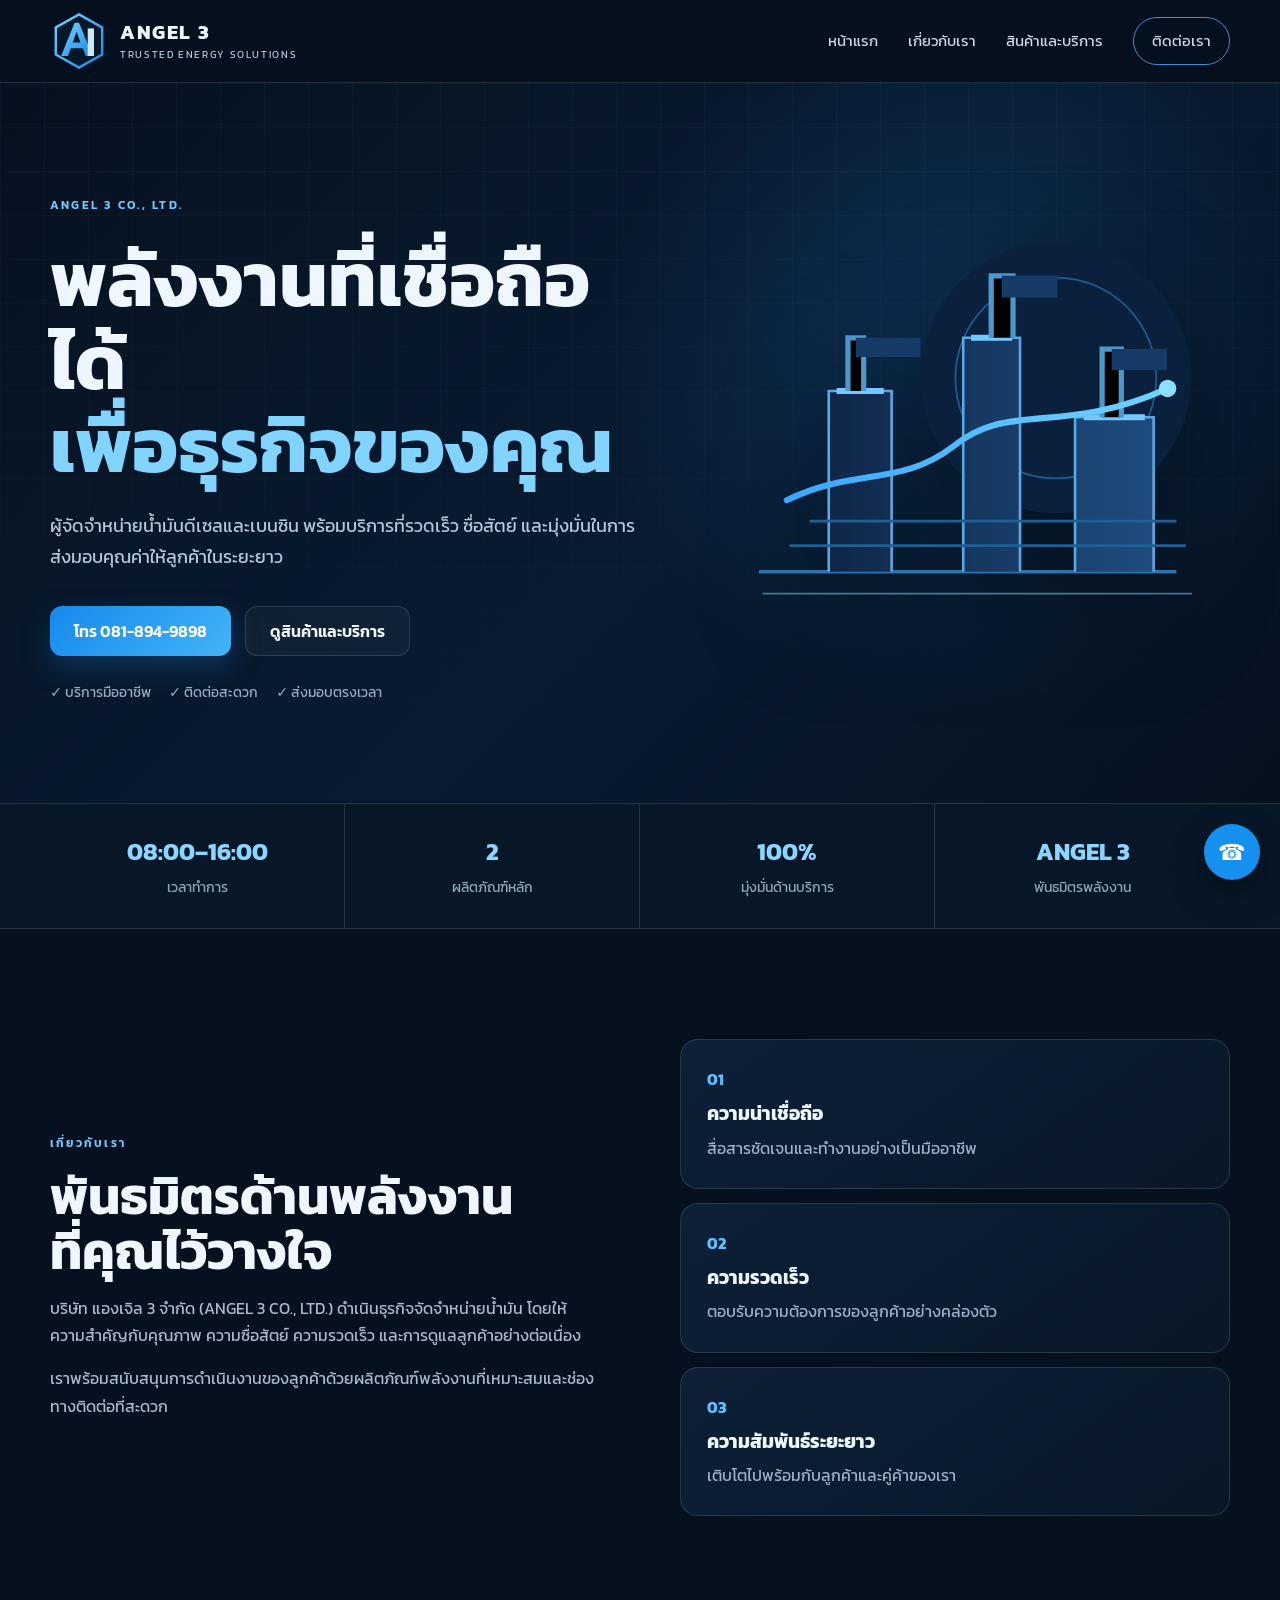
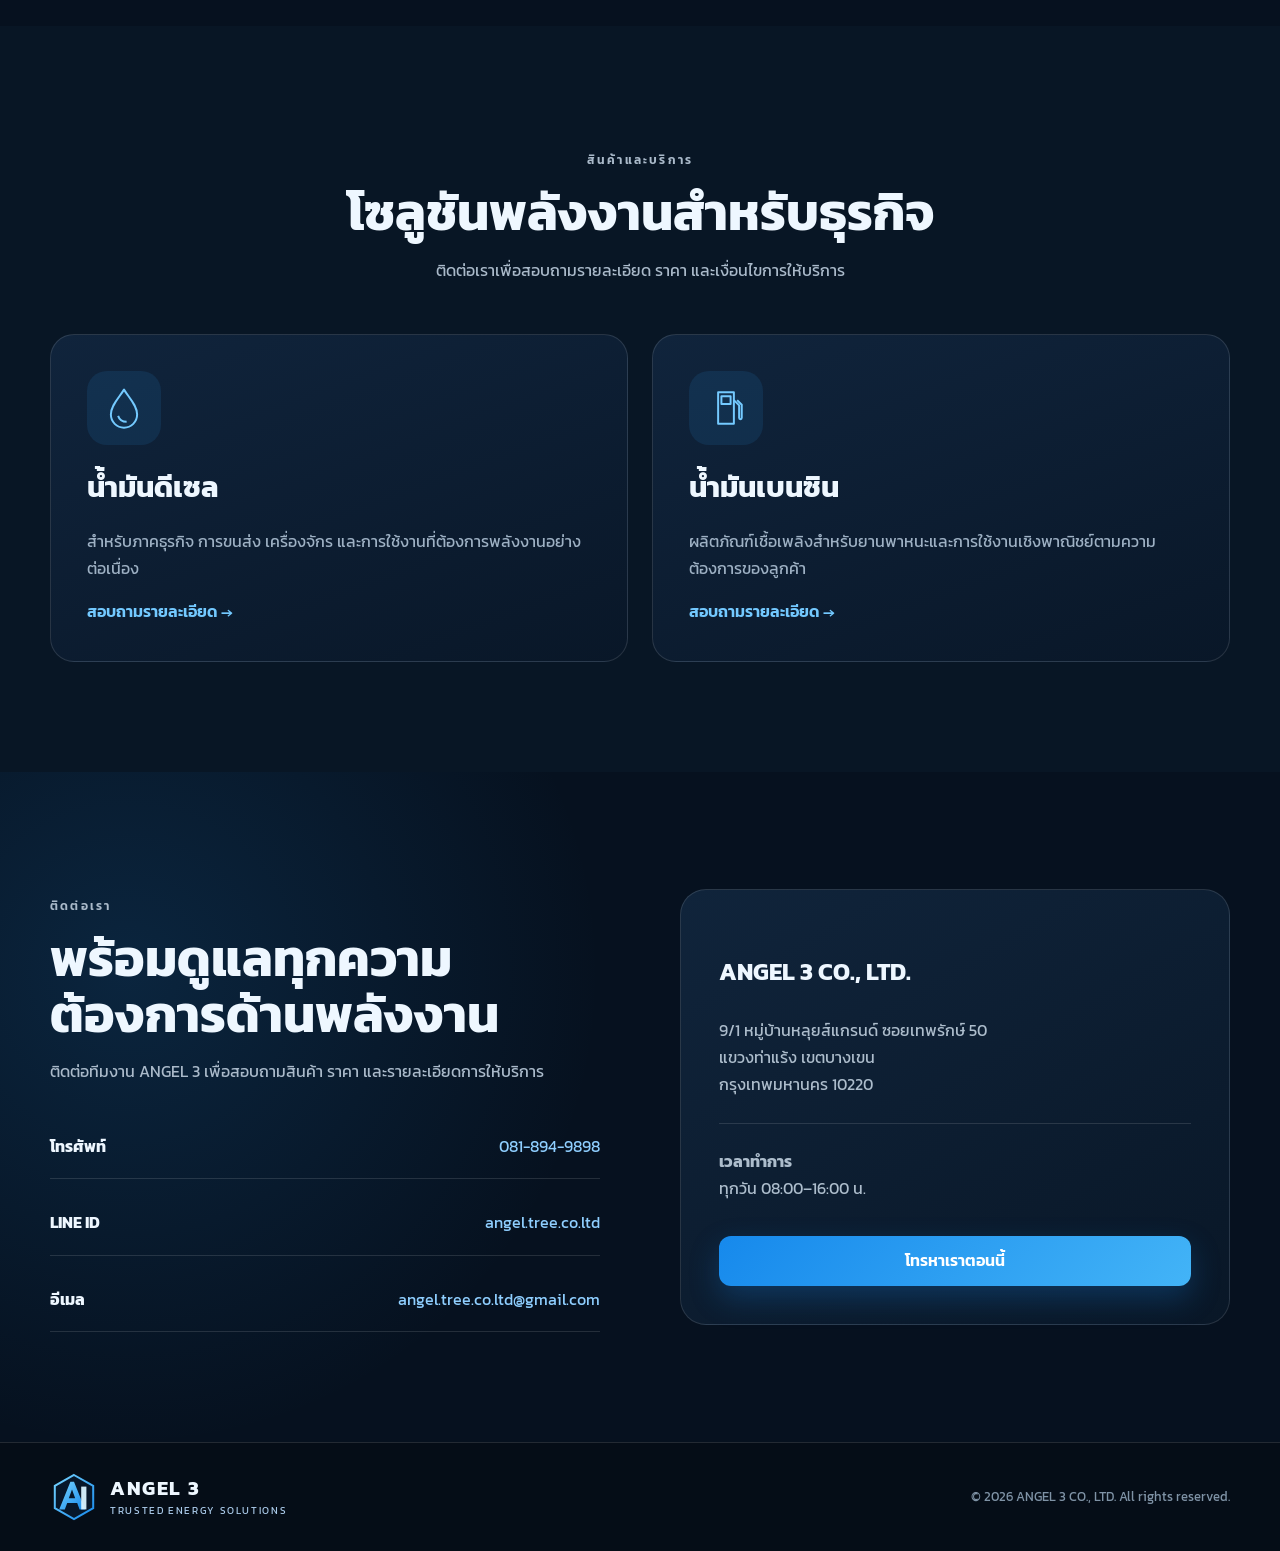
<file: index.html>
<!doctype html>
<html lang="th">
<head>
  <meta charset="utf-8">
  <meta name="viewport" content="width=device-width,initial-scale=1">
  <title>ANGEL 3 CO., LTD. | Trusted Energy Solutions</title>
  <meta name="description" content="ANGEL 3 CO., LTD. ผู้จัดจำหน่ายน้ำมันดีเซลและเบนซิน ให้บริการด้วยความน่าเชื่อถือ รวดเร็ว และเป็นมืออาชีพ">
  <meta name="keywords" content="ANGEL 3, น้ำมันดีเซล, น้ำมันเบนซิน, ผู้จัดจำหน่ายน้ำมัน, Trusted Energy Solutions">
  <meta name="theme-color" content="#071426">
  <meta property="og:title" content="ANGEL 3 CO., LTD.">
  <meta property="og:description" content="Trusted Energy Solutions — จำหน่ายน้ำมันดีเซลและเบนซิน">
  <meta property="og:type" content="website">
  <link rel="icon" href="logo.svg" type="image/svg+xml">
  <link rel="stylesheet" href="styles.css">
</head>
<body>
  <header class="site-header" id="top">
    <div class="container nav-wrap">
      <a class="brand" href="#top" aria-label="ANGEL 3 Home">
        <img src="logo.svg" alt="โลโก้ ANGEL 3" width="58" height="58">
        <span><strong>ANGEL 3</strong><small>TRUSTED ENERGY SOLUTIONS</small></span>
      </a>
      <button class="menu-btn" aria-expanded="false" aria-controls="main-nav" aria-label="เปิดเมนู">
        <span></span><span></span><span></span>
      </button>
      <nav id="main-nav" class="main-nav" aria-label="เมนูหลัก">
        <a href="#home">หน้าแรก</a>
        <a href="#about">เกี่ยวกับเรา</a>
        <a href="#products">สินค้าและบริการ</a>
        <a href="#contact" class="nav-cta">ติดต่อเรา</a>
      </nav>
    </div>
  </header>

  <main>
    <section class="hero" id="home">
      <div class="energy-grid" aria-hidden="true"></div>
      <div class="container hero-grid">
        <div class="hero-copy reveal">
          <p class="eyebrow">ANGEL 3 CO., LTD.</p>
          <h1>พลังงานที่เชื่อถือได้<br><span>เพื่อธุรกิจของคุณ</span></h1>
          <p class="lead">ผู้จัดจำหน่ายน้ำมันดีเซลและเบนซิน พร้อมบริการที่รวดเร็ว ซื่อสัตย์ และมุ่งมั่นในการส่งมอบคุณค่าให้ลูกค้าในระยะยาว</p>
          <div class="hero-actions">
            <a class="btn primary" href="tel:0818949898">โทร 081-894-9898</a>
            <a class="btn ghost" href="#products">ดูสินค้าและบริการ</a>
          </div>
          <div class="trust-row">
            <span>✓ บริการมืออาชีพ</span>
            <span>✓ ติดต่อสะดวก</span>
            <span>✓ ส่งมอบตรงเวลา</span>
          </div>
        </div>
        <div class="hero-visual reveal" aria-label="ภาพประกอบอุตสาหกรรมพลังงาน">
          <svg viewBox="0 0 620 520" role="img" aria-labelledby="heroTitle">
            <title id="heroTitle">ภาพกราฟิกโรงกลั่นและพลังงาน</title>
            <defs>
              <linearGradient id="tank" x1="0" x2="1">
                <stop offset="0" stop-color="#0f2748"/>
                <stop offset="1" stop-color="#1e4c7e"/>
              </linearGradient>
              <linearGradient id="glow" x1="0" x2="1">
                <stop offset="0" stop-color="#39a6ff"/>
                <stop offset="1" stop-color="#72d3ff"/>
              </linearGradient>
            </defs>
            <circle cx="420" cy="190" r="155" fill="#0a203c"/>
            <circle cx="420" cy="190" r="115" fill="none" stroke="#1d5b91" stroke-width="2"/>
            <path d="M80 412H558" stroke="#2f72aa" stroke-width="4"/>
            <path d="M160 412V205h72v207M314 412V144h65v268M442 412V235h90v177" fill="url(#tank)" stroke="#5aa8df" stroke-width="3"/>
            <path d="M169 205h54M323 144h47M452 235h70" stroke="#77c7ff" stroke-width="7"/>
            <path d="M346 144V73h25v71M182 205v-61h18v61M473 235v-78h22v78" stroke="#4e97ca" stroke-width="6"/>
            <path d="M358 73h64v25h-64M191 144h74v22h-74M484 157h63v24h-63" fill="#153c66"/>
            <path d="M138 354h420M115 382h454" stroke="#1f5f94" stroke-width="3"/>
            <path d="M112 330C190 292 242 315 303 268C368 216 425 257 548 202" fill="none" stroke="url(#glow)" stroke-width="7" stroke-linecap="round"/>
            <circle cx="548" cy="202" r="10" fill="#8de0ff"/>
            <path d="M84 437h492" stroke="#7fd7ff" stroke-width="2" opacity=".5"/>
          </svg>
        </div>
      </div>
    </section>

    <section class="stats">
      <div class="container stats-grid">
        <div><strong>08:00–16:00</strong><span>เวลาทำการ</span></div>
        <div><strong>2</strong><span>ผลิตภัณฑ์หลัก</span></div>
        <div><strong>100%</strong><span>มุ่งมั่นด้านบริการ</span></div>
        <div><strong>ANGEL 3</strong><span>พันธมิตรพลังงาน</span></div>
      </div>
    </section>

    <section class="section" id="about">
      <div class="container two-col">
        <div class="section-copy reveal">
          <p class="eyebrow">เกี่ยวกับเรา</p>
          <h2>พันธมิตรด้านพลังงาน<br>ที่คุณไว้วางใจ</h2>
          <p>บริษัท แองเจิล 3 จำกัด (ANGEL 3 CO., LTD.) ดำเนินธุรกิจจัดจำหน่ายน้ำมัน โดยให้ความสำคัญกับคุณภาพ ความซื่อสัตย์ ความรวดเร็ว และการดูแลลูกค้าอย่างต่อเนื่อง</p>
          <p>เราพร้อมสนับสนุนการดำเนินงานของลูกค้าด้วยผลิตภัณฑ์พลังงานที่เหมาะสมและช่องทางติดต่อที่สะดวก</p>
        </div>
        <div class="values-card reveal">
          <article><span>01</span><h3>ความน่าเชื่อถือ</h3><p>สื่อสารชัดเจนและทำงานอย่างเป็นมืออาชีพ</p></article>
          <article><span>02</span><h3>ความรวดเร็ว</h3><p>ตอบรับความต้องการของลูกค้าอย่างคล่องตัว</p></article>
          <article><span>03</span><h3>ความสัมพันธ์ระยะยาว</h3><p>เติบโตไปพร้อมกับลูกค้าและคู่ค้าของเรา</p></article>
        </div>
      </div>
    </section>

    <section class="section products" id="products">
      <div class="container">
        <div class="section-heading reveal">
          <p class="eyebrow">สินค้าและบริการ</p>
          <h2>โซลูชันพลังงานสำหรับธุรกิจ</h2>
          <p>ติดต่อเราเพื่อสอบถามรายละเอียด ราคา และเงื่อนไขการให้บริการ</p>
        </div>
        <div class="product-grid">
          <article class="product-card reveal">
            <div class="product-icon">
              <svg viewBox="0 0 64 64" aria-hidden="true"><path d="M32 4C24 17 12 28 12 42a20 20 0 0 0 40 0C52 28 40 17 32 4Z"/><path d="M23 44c2 6 7 9 13 9" fill="none"/></svg>
            </div>
            <h3>น้ำมันดีเซล</h3>
            <p>สำหรับภาคธุรกิจ การขนส่ง เครื่องจักร และการใช้งานที่ต้องการพลังงานอย่างต่อเนื่อง</p>
            <a href="tel:0818949898">สอบถามรายละเอียด →</a>
          </article>
          <article class="product-card reveal">
            <div class="product-icon">
              <svg viewBox="0 0 64 64" aria-hidden="true"><path d="M20 8h24v48H20z"/><path d="M25 14h14v12H25zM44 20l8 8v19c0 3 4 3 4 0V27l-7-7" fill="none"/></svg>
            </div>
            <h3>น้ำมันเบนซิน</h3>
            <p>ผลิตภัณฑ์เชื้อเพลิงสำหรับยานพาหนะและการใช้งานเชิงพาณิชย์ตามความต้องการของลูกค้า</p>
            <a href="tel:0818949898">สอบถามรายละเอียด →</a>
          </article>
        </div>
      </div>
    </section>

    <section class="section contact-section" id="contact">
      <div class="container contact-grid">
        <div class="contact-copy reveal">
          <p class="eyebrow">ติดต่อเรา</p>
          <h2>พร้อมดูแลทุกความต้องการด้านพลังงาน</h2>
          <p>ติดต่อทีมงาน ANGEL 3 เพื่อสอบถามสินค้า ราคา และรายละเอียดการให้บริการ</p>
          <div class="contact-list">
            <a href="tel:0818949898"><strong>โทรศัพท์</strong><span>081-894-9898</span></a>
            <a href="https://line.me/R/ti/p/~angel.tree.co.ltd" target="_blank" rel="noopener"><strong>LINE ID</strong><span>angel.tree.co.ltd</span></a>
            <a href="mailto:angel.tree.co.ltd@gmail.com"><strong>อีเมล</strong><span>angel.tree.co.ltd@gmail.com</span></a>
          </div>
        </div>
        <div class="address-card reveal">
          <h3>ANGEL 3 CO., LTD.</h3>
          <p>9/1 หมู่บ้านหลุยส์แกรนด์ ซอยเทพรักษ์ 50<br>แขวงท่าแร้ง เขตบางเขน<br>กรุงเทพมหานคร 10220</p>
          <hr>
          <p><strong>เวลาทำการ</strong><br>ทุกวัน 08:00–16:00 น.</p>
          <a class="btn primary full" href="tel:0818949898">โทรหาเราตอนนี้</a>
        </div>
      </div>
    </section>
  </main>

  <footer>
    <div class="container footer-grid">
      <div class="brand footer-brand">
        <img src="logo.svg" alt="ANGEL 3" width="48" height="48">
        <span><strong>ANGEL 3</strong><small>TRUSTED ENERGY SOLUTIONS</small></span>
      </div>
      <p>© <span id="year"></span> ANGEL 3 CO., LTD. All rights reserved.</p>
    </div>
  </footer>

  <a class="floating-call" href="tel:0818949898" aria-label="โทรหา ANGEL 3">☎</a>
  <script src="script.js"></script>
</body>
</html>
</file>
<file: styles.css>
@import url('https://fonts.googleapis.com/css2?family=Kanit:wght@300;400;500;600;700&display=swap');
:root{--navy:#071426;--navy2:#0c2039;--blue:#1888e8;--sky:#75caff;--text:#eef7ff;--muted:#9fb1c6;--line:rgba(255,255,255,.12);--card:#0d1c2f;--max:1180px}
*{box-sizing:border-box}html{scroll-behavior:smooth}body{margin:0;background:#06111f;color:var(--text);font-family:"Kanit",system-ui,sans-serif;line-height:1.7;overflow-x:hidden}a{color:inherit;text-decoration:none}img{display:block}.container{width:min(var(--max),calc(100% - 40px));margin:auto}.site-header{position:sticky;top:0;z-index:50;background:rgba(6,17,31,.88);backdrop-filter:blur(16px);border-bottom:1px solid var(--line)}.nav-wrap{height:82px;display:flex;align-items:center;justify-content:space-between}.brand{display:flex;align-items:center;gap:12px}.brand span{display:flex;flex-direction:column;line-height:1.1}.brand strong{font-size:1.25rem;letter-spacing:.08em}.brand small{font-size:.64rem;letter-spacing:.16em;color:#a9c9e8;margin-top:6px}.main-nav{display:flex;align-items:center;gap:30px}.main-nav a{color:#cbd9e7;font-size:.95rem}.main-nav a:hover{color:#fff}.nav-cta{padding:10px 18px;border:1px solid #3f8dcc;border-radius:999px}.menu-btn{display:none;background:none;border:0;padding:10px}.menu-btn span{display:block;width:27px;height:2px;background:#dbeeff;margin:6px}.hero{position:relative;min-height:720px;display:flex;align-items:center;background:radial-gradient(circle at 75% 38%,rgba(24,136,232,.20),transparent 34%),linear-gradient(135deg,#06111f 0%,#091b31 55%,#06111f 100%);overflow:hidden}.energy-grid{position:absolute;inset:0;background-image:linear-gradient(rgba(69,133,190,.06) 1px,transparent 1px),linear-gradient(90deg,rgba(69,133,190,.06) 1px,transparent 1px);background-size:44px 44px;mask-image:linear-gradient(to bottom,black,transparent)}.hero-grid{position:relative;display:grid;grid-template-columns:1.05fr .95fr;align-items:center;gap:40px;padding:90px 0}.eyebrow{color:#74c7ff;letter-spacing:.18em;font-size:.78rem;font-weight:600;text-transform:uppercase}.hero h1,.section h2{font-size:clamp(2.6rem,6vw,5.4rem);line-height:1.08;margin:.3em 0}.hero h1 span{color:#80d4ff}.lead{font-size:1.15rem;color:#b6c7d8;max-width:670px}.hero-actions{display:flex;gap:14px;margin:34px 0 24px}.btn{display:inline-flex;align-items:center;justify-content:center;min-height:50px;padding:0 24px;border-radius:12px;font-weight:600}.primary{background:linear-gradient(135deg,#1689ec,#43b4f7);color:white;box-shadow:0 12px 30px rgba(25,137,234,.25)}.ghost{border:1px solid var(--line);background:rgba(255,255,255,.035)}.trust-row{display:flex;flex-wrap:wrap;gap:18px;color:#94abc1;font-size:.9rem}.hero-visual svg{width:100%;filter:drop-shadow(0 35px 55px rgba(0,0,0,.45))}.stats{border-top:1px solid var(--line);border-bottom:1px solid var(--line);background:#081727}.stats-grid{display:grid;grid-template-columns:repeat(4,1fr)}.stats-grid div{padding:28px 20px;text-align:center;border-right:1px solid var(--line)}.stats-grid div:last-child{border:0}.stats strong{display:block;font-size:1.5rem;color:#89d7ff}.stats span{color:#91a5b9;font-size:.88rem}.section{padding:110px 0}.two-col,.contact-grid{display:grid;grid-template-columns:1fr 1fr;gap:80px;align-items:center}.section h2{font-size:clamp(2.2rem,4vw,4.2rem)}.section-copy p:not(.eyebrow),.section-heading p,.contact-copy>p{color:#aabaca}.values-card{display:grid;gap:14px}.values-card article{background:linear-gradient(145deg,#0d2037,#091728);border:1px solid var(--line);padding:26px;border-radius:18px}.values-card span{color:#5fbfff;font-weight:700}.values-card h3{margin:.3rem 0}.values-card p{margin:0;color:#9fb1c6}.products{background:#081625}.section-heading{text-align:center;max-width:760px;margin:0 auto 50px}.product-grid{display:grid;grid-template-columns:repeat(2,1fr);gap:24px}.product-card{background:linear-gradient(160deg,#10243c,#091728);border:1px solid var(--line);border-radius:24px;padding:36px;transition:.25s}.product-card:hover{transform:translateY(-5px);border-color:rgba(95,191,255,.5)}.product-icon{width:74px;height:74px;border-radius:20px;background:rgba(40,147,230,.12);display:grid;place-items:center}.product-icon svg{width:42px;fill:none;stroke:#74caff;stroke-width:3;stroke-linejoin:round}.product-card h3{font-size:1.8rem;margin:18px 0 8px}.product-card p{color:#9eb1c4}.product-card a{color:#73c9ff;font-weight:600}.contact-section{background:radial-gradient(circle at 10% 30%,rgba(31,128,204,.18),transparent 38%),#06111f}.contact-list{display:grid;gap:12px;margin-top:30px}.contact-list a{display:flex;justify-content:space-between;gap:20px;padding:18px 0;border-bottom:1px solid var(--line)}.contact-list span{color:#8fcfff}.address-card{background:linear-gradient(150deg,#10243b,#091727);border:1px solid var(--line);border-radius:26px;padding:38px}.address-card h3{font-size:1.5rem}.address-card p{color:#adbdcc}.address-card hr{border:0;border-top:1px solid var(--line);margin:24px 0}.full{width:100%;margin-top:18px}footer{border-top:1px solid var(--line);padding:30px 0;background:#050d17}.footer-grid{display:flex;align-items:center;justify-content:space-between;gap:20px}.footer-grid p{color:#7f93a6;font-size:.82rem}.floating-call{position:fixed;right:20px;bottom:20px;width:56px;height:56px;border-radius:50%;display:grid;place-items:center;background:#1690ef;color:#fff;font-size:1.4rem;box-shadow:0 15px 35px rgba(0,0,0,.35);z-index:40}.reveal{opacity:0;transform:translateY(25px);transition:.7s ease}.reveal.visible{opacity:1;transform:none}
@media(max-width:850px){.menu-btn{display:block}.main-nav{position:absolute;top:82px;left:0;right:0;display:none;flex-direction:column;align-items:stretch;padding:20px;background:#081625;border-bottom:1px solid var(--line)}.main-nav.open{display:flex}.main-nav a{padding:10px}.hero{min-height:auto}.hero-grid,.two-col,.contact-grid{grid-template-columns:1fr;gap:38px}.hero-grid{padding:70px 0}.hero-visual{order:-1}.hero-visual svg{max-height:330px}.stats-grid{grid-template-columns:repeat(2,1fr)}.stats-grid div:nth-child(2){border-right:0}.product-grid{grid-template-columns:1fr}.section{padding:80px 0}.footer-grid{flex-direction:column;text-align:center}.contact-list a{flex-direction:column;gap:2px}.hero h1{font-size:3rem}}@media(max-width:480px){.container{width:min(100% - 26px,var(--max))}.brand small{display:none}.hero-actions{flex-direction:column}.btn{width:100%}.stats-grid{grid-template-columns:1fr 1fr}.stats strong{font-size:1.2rem}.product-card,.address-card{padding:25px}.section{padding:64px 0}}
</file>
